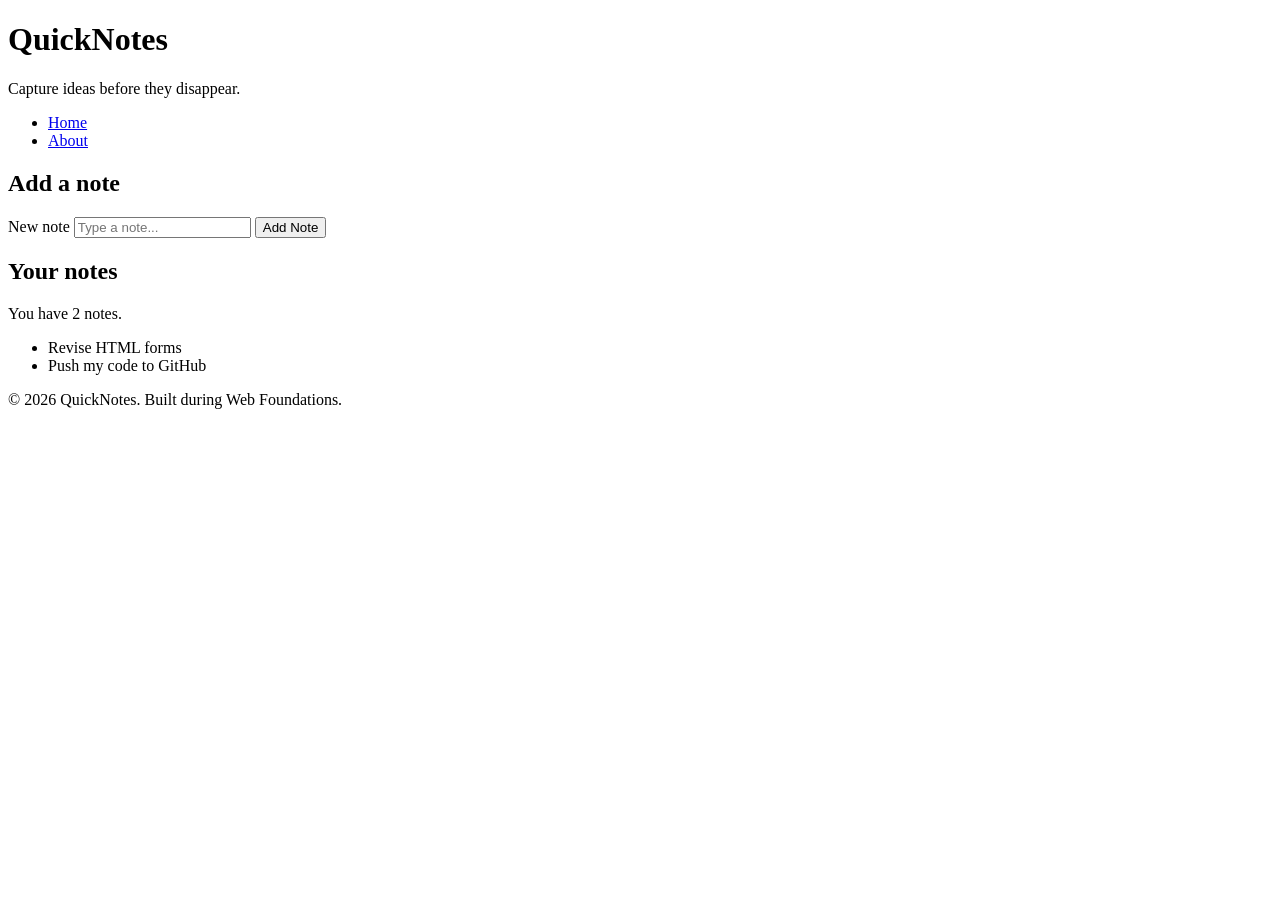
<file: day 1/index.html>
<!DOCTYPE html>
<html lang="en">
  <head>
    <meta charset="UTF-8" />
    <meta name="viewport" content="width=device-width, initial-scale=1.0" />
    <title>QuickNotes</title>
  </head>
  <body>
    <header>
      <h1>QuickNotes</h1>
      <p>Capture ideas before they disappear.</p>
      <nav>
        <ul>
          <li><a href="index.html">Home</a></li>
          <li><a href="about.html">About</a></li>
        </ul>
      </nav>
    </header>
 
    <main>
      <section>
        <h2>Add a note</h2>
        <form id="note-form">
          <label for="note-input">New note</label>
          <input type="text" id="note-input" placeholder="Type a note..." />
          <button type="submit">Add Note</button>
        </form>
      </section>
 
      <section>
        <h2>Your notes</h2>
        <p id="note-count">You have 2 notes.</p>
        <ul id="notes-list">
          <li>Revise HTML forms</li>
          <li>Push my code to GitHub</li>
        </ul>
      </section>
    </main>
 
    <footer>
      <p>&copy; 2026 QuickNotes. Built during Web Foundations.</p>
    </footer>
  </body>
</html>
</file>
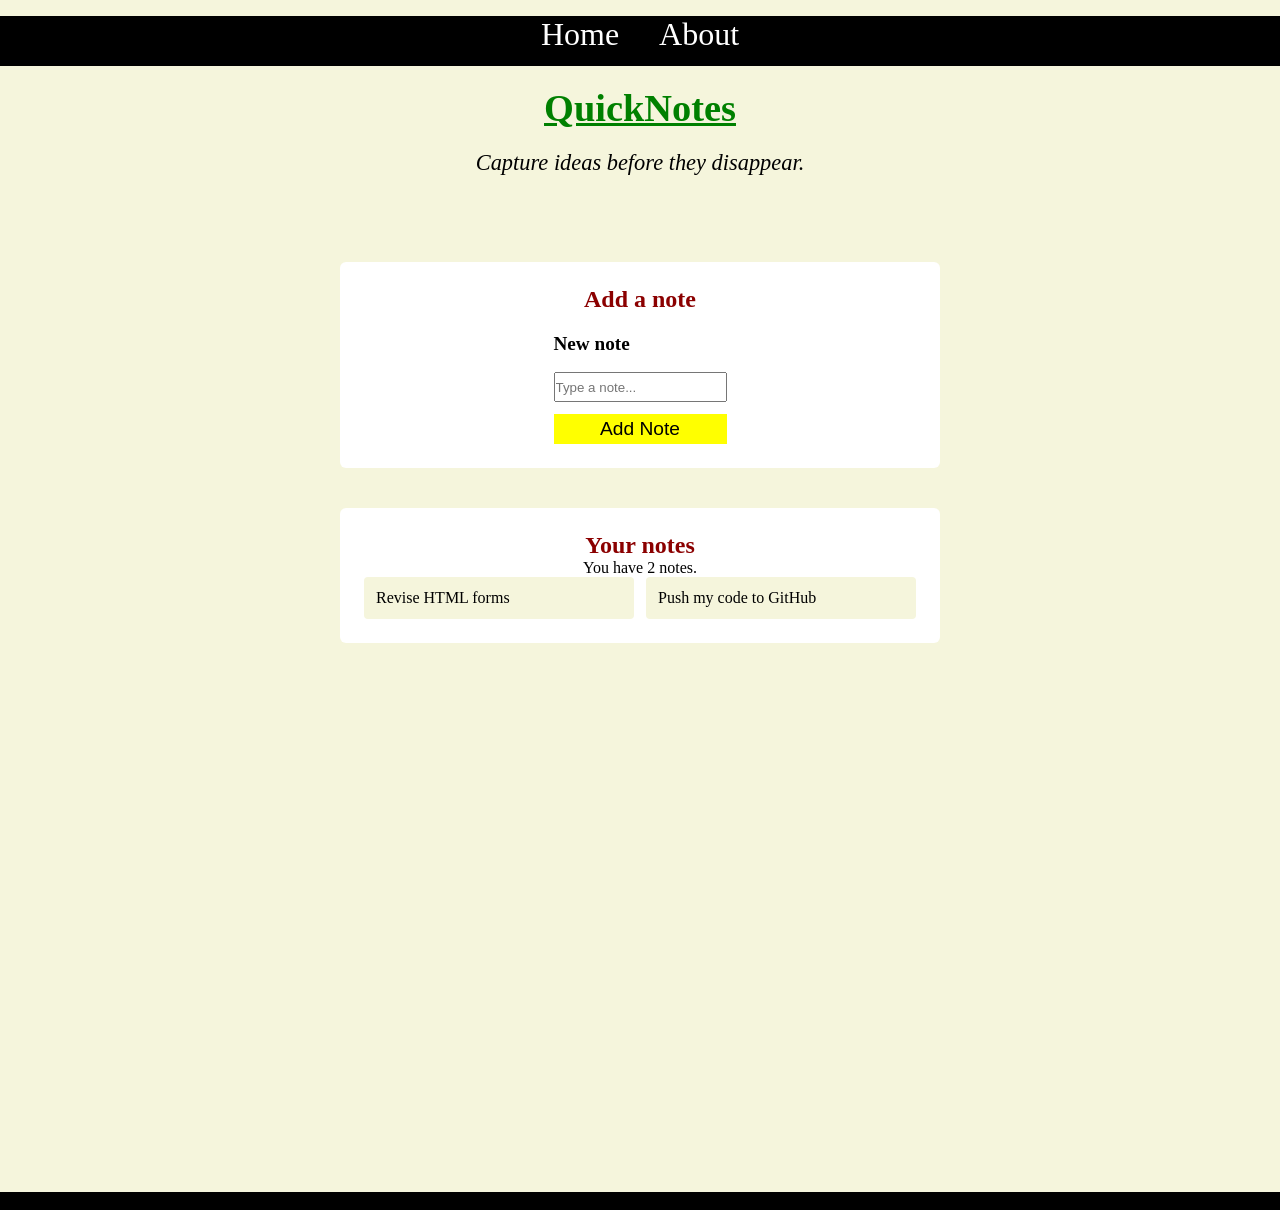
<file: day 2/index.html>
<!DOCTYPE html>
<html lang="en">
  <head>
    <meta charset="UTF-8" />
    <meta name="viewport" content="width=device-width, initial-scale=1.0" />
    <title>QuickNotes</title>
    <link rel="stylesheet" href="style.css"/>
  </head>
  <body>
    <header>
        <nav>
            <ul>
                <li><a href="index.html" class="links">Home</a></li>
                <li><a href="about.html" class="links">About</a></li>
            </ul>
        </nav>
      <h1>QuickNotes</h1>
      <p>Capture ideas before they disappear.</p>
    </header>
 
    <main>
      <section>
        <h2>Add a note</h2>
        <form id="note-form">
          <label for="note-input">New note</label>
          <input type="text" id="note-input" placeholder="Type a note..." />
          <button type="submit">Add Note</button>
        </form>
      </section>
 
      <section>
        <h2>Your notes</h2>
        <p id="note-count">You have 2 notes.</p>
        <ul id="notes-list">
          <li>Revise HTML forms</li>
          <li>Push my code to GitHub</li>
        </ul>
      </section>
    </main>
 
    <footer>
      <p>&copy; 2026 QuickNotes. Built during Web Foundations.</p>
    </footer>
  </body>
</html>
</file>
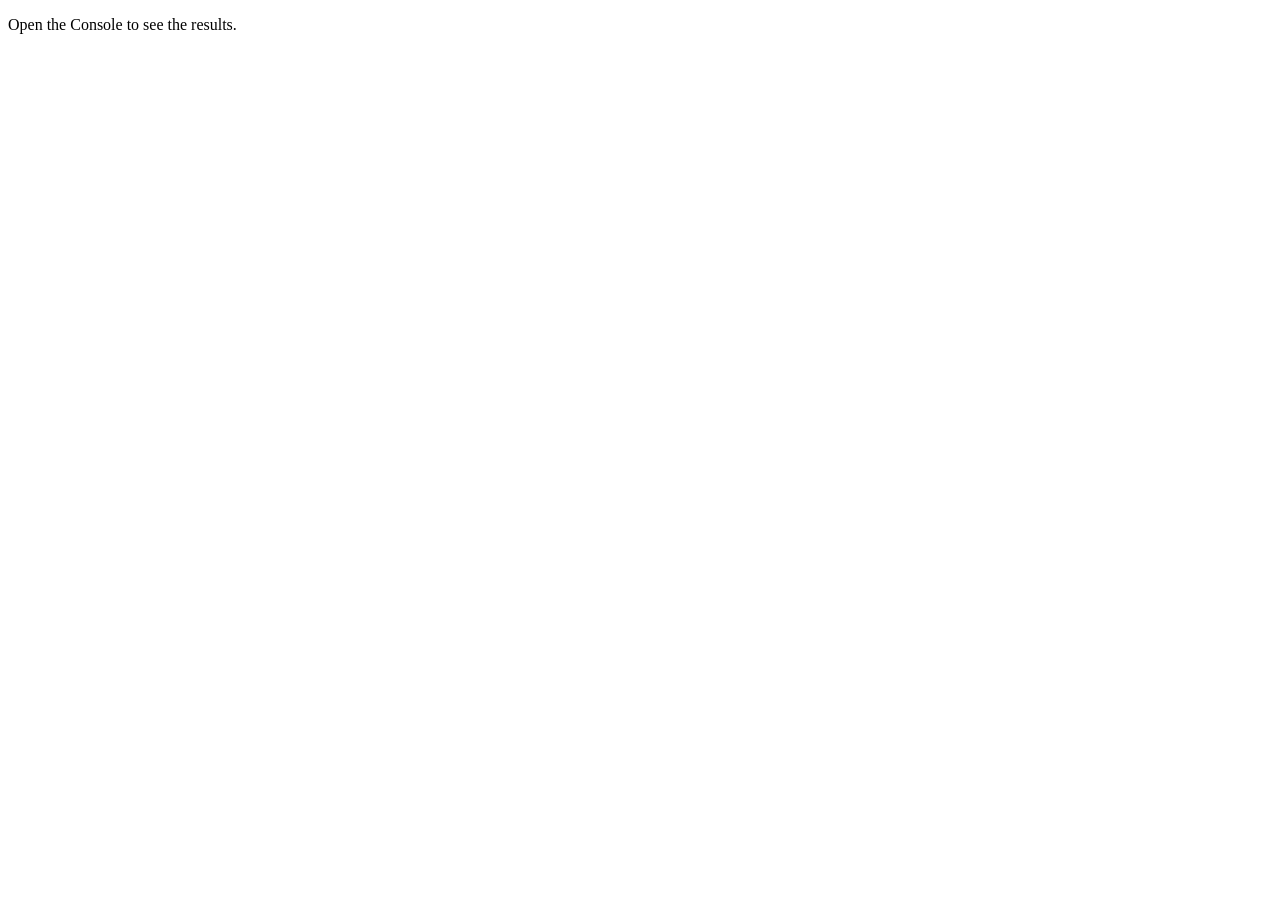
<file: day 3/index.html>
<!DOCTYPE html>
<html lang="en">
  <head>
    <meta charset="UTF-8">
    <meta name="viewport" content="width=device-width, initial-scale=1.0">
    <title>Notes Toolkit</title>
    <script src="script.js" defer></script>
  </head>
  <body>
    <p>Open the Console to see the results.</p>
  </body>
</html>
</file>
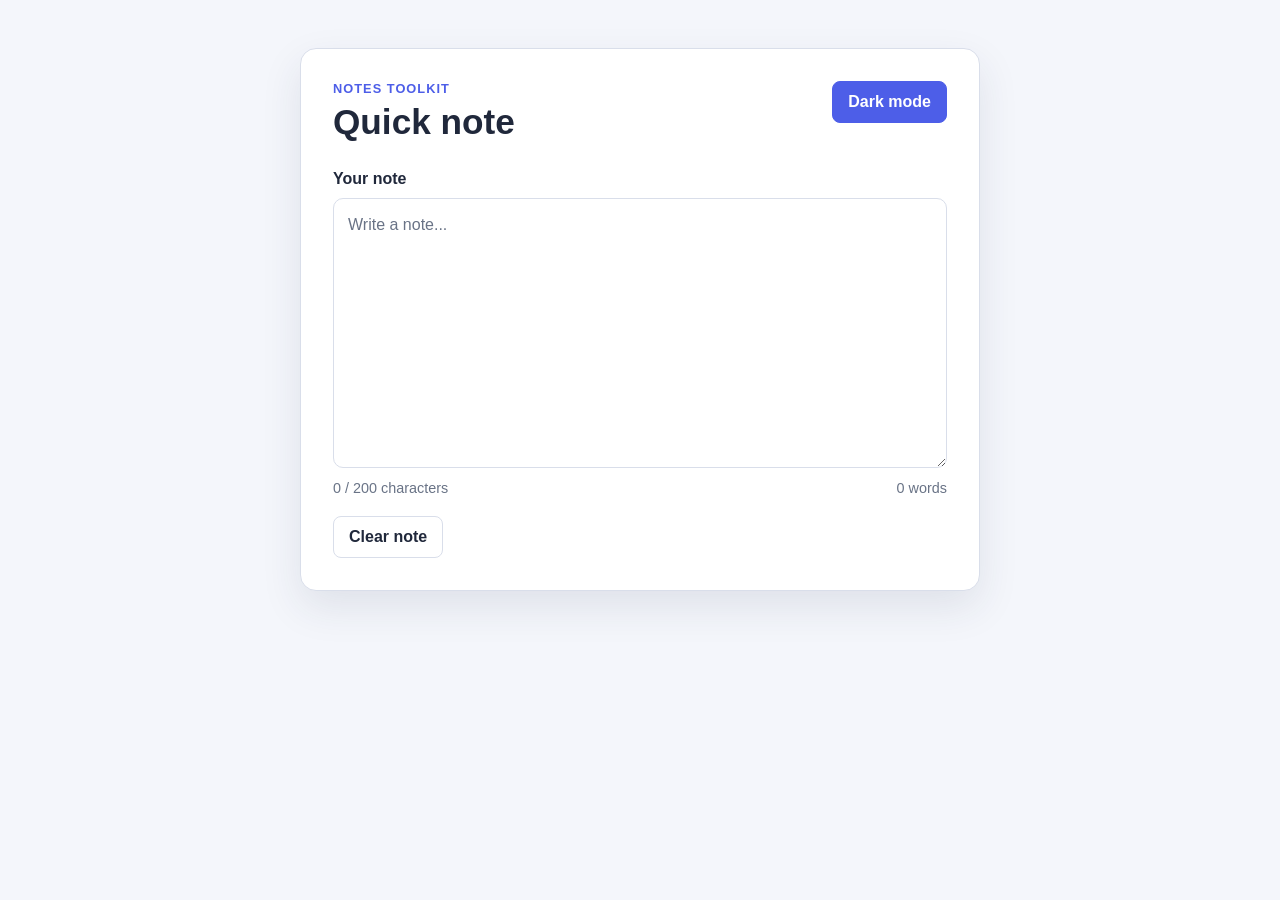
<file: day 4/index.html>
<!DOCTYPE html>
<html lang="en">
  <head>
    <meta charset="UTF-8">
    <meta name="viewport" content="width=device-width, initial-scale=1.0">
    <title>Notes Toolkit</title>
    <link rel="stylesheet" href="style.css">
    <script src="script.js" defer></script>
  </head>
  <body>
    <main class="note-app">
      <header class="app-header">
        <div>
          <p class="eyebrow">Notes Toolkit</p>
          <h1>Quick note</h1>
        </div>
        <button id="theme-toggle" type="button">Dark mode</button>
      </header>

      <label for="note-text">Your note</label>
      <textarea id="note-text" rows="10" placeholder="Write a note..."></textarea>

      <div class="note-meta" aria-live="polite">
        <p id="char-count">0 / 200 characters</p>
        <p id="word-count">0 words</p>
      </div>

      <button id="clear-btn" class="clear-button" type="button">Clear note</button>
    </main>
  </body>
</html>
</file>
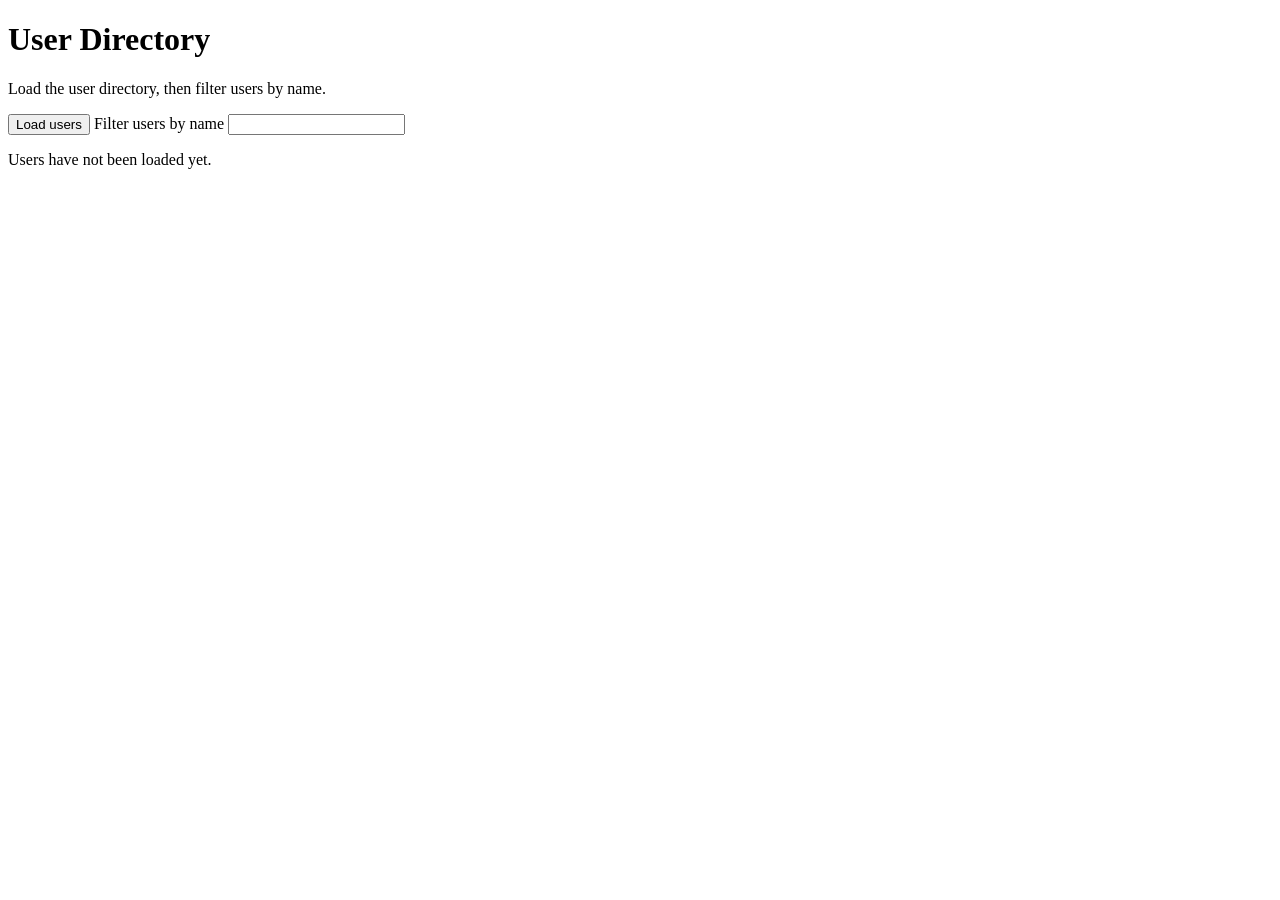
<file: day 5/index.html>
<!DOCTYPE html>
<html lang="en">
  <head>
    <meta charset="UTF-8">
    <meta name="viewport" content="width=device-width, initial-scale=1.0">
    <title>Day 5 - User Directory</title>
    <script src="users.js" defer></script>
  </head>
  <body>
    <main>
      <h1>User Directory</h1>
      <p>Load the user directory, then filter users by name.</p>

      <button id="load-users" type="button">Load users</button>

      <label for="filter-input">Filter users by name</label>
      <input id="filter-input" type="search" autocomplete="off">

      <p id="status" role="status" aria-live="polite">Users have not been loaded yet.</p>
      <ul id="users-list"></ul>
    </main>
  </body>
</html>
</file>
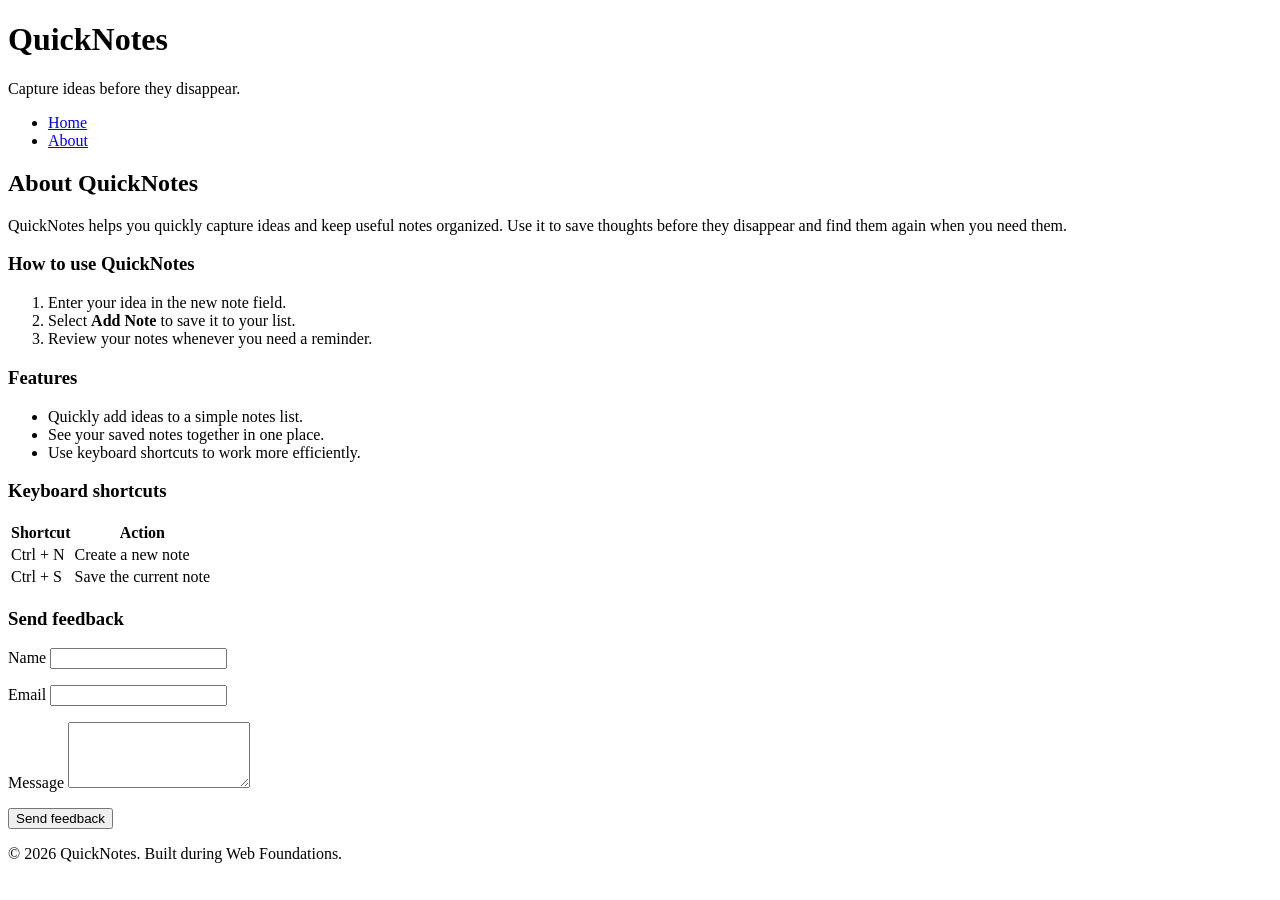
<file: day 1/about.html>
<!DOCTYPE html>
<html lang="en">
<head>
  <meta charset="UTF-8">
  <meta name="viewport" content="width=device-width, initial-scale=1.0">
  <title>About QuickNotes</title>
</head>
<body>
  <header>
    <h1>QuickNotes</h1>
    <p>Capture ideas before they disappear.</p>
    <nav>
      <ul>
        <li><a href="index.html">Home</a></li>
        <li><a href="about.html">About</a></li>
      </ul>
    </nav>
  </header>
  <main>
    <h2>About QuickNotes</h2>
    <p>QuickNotes helps you quickly capture ideas and keep useful notes organized. Use it to save thoughts before they disappear and find them again when you need them.</p>
    <section>
      <h3>How to use QuickNotes</h3>
      <ol>
        <li>Enter your idea in the new note field.</li>
        <li>Select <strong>Add Note</strong> to save it to your list.</li>
        <li>Review your notes whenever you need a reminder.</li>
      </ol>
    </section>
    <section>
      <h3>Features</h3>
      <ul>
        <li>Quickly add ideas to a simple notes list.</li>
        <li>See your saved notes together in one place.</li>
        <li>Use keyboard shortcuts to work more efficiently.</li>
      </ul>
    </section>
    <section>
      <h3>Keyboard shortcuts</h3>
      <table>
        <thead>
          <tr>
            <th scope="col">Shortcut</th>
            <th scope="col">Action</th>
          </tr>
        </thead>
        <tbody>
          <tr>
            <td>Ctrl + N</td>
            <td>Create a new note</td>
          </tr>
          <tr>
            <td>Ctrl + S</td>
            <td>Save the current note</td>
          </tr>
        </tbody>
      </table>
    </section>
    <section>
      <h3>Send feedback</h3>
      <form>
        <p>
          <label for="feedback-name">Name</label>
          <input type="text" id="feedback-name" name="name" required>
        </p>
        <p>
          <label for="feedback-email">Email</label>
          <input type="email" id="feedback-email" name="email" required>
        </p>
        <p>
          <label for="feedback-message">Message</label>
          <textarea id="feedback-message" name="message" rows="4" required></textarea>
        </p>
        <button type="submit">Send feedback</button>
      </form>
    </section>
  </main>
  <footer>
    <p>&copy; 2026 QuickNotes. Built during Web Foundations.</p>
  </footer>
</body>
</html>
</file>
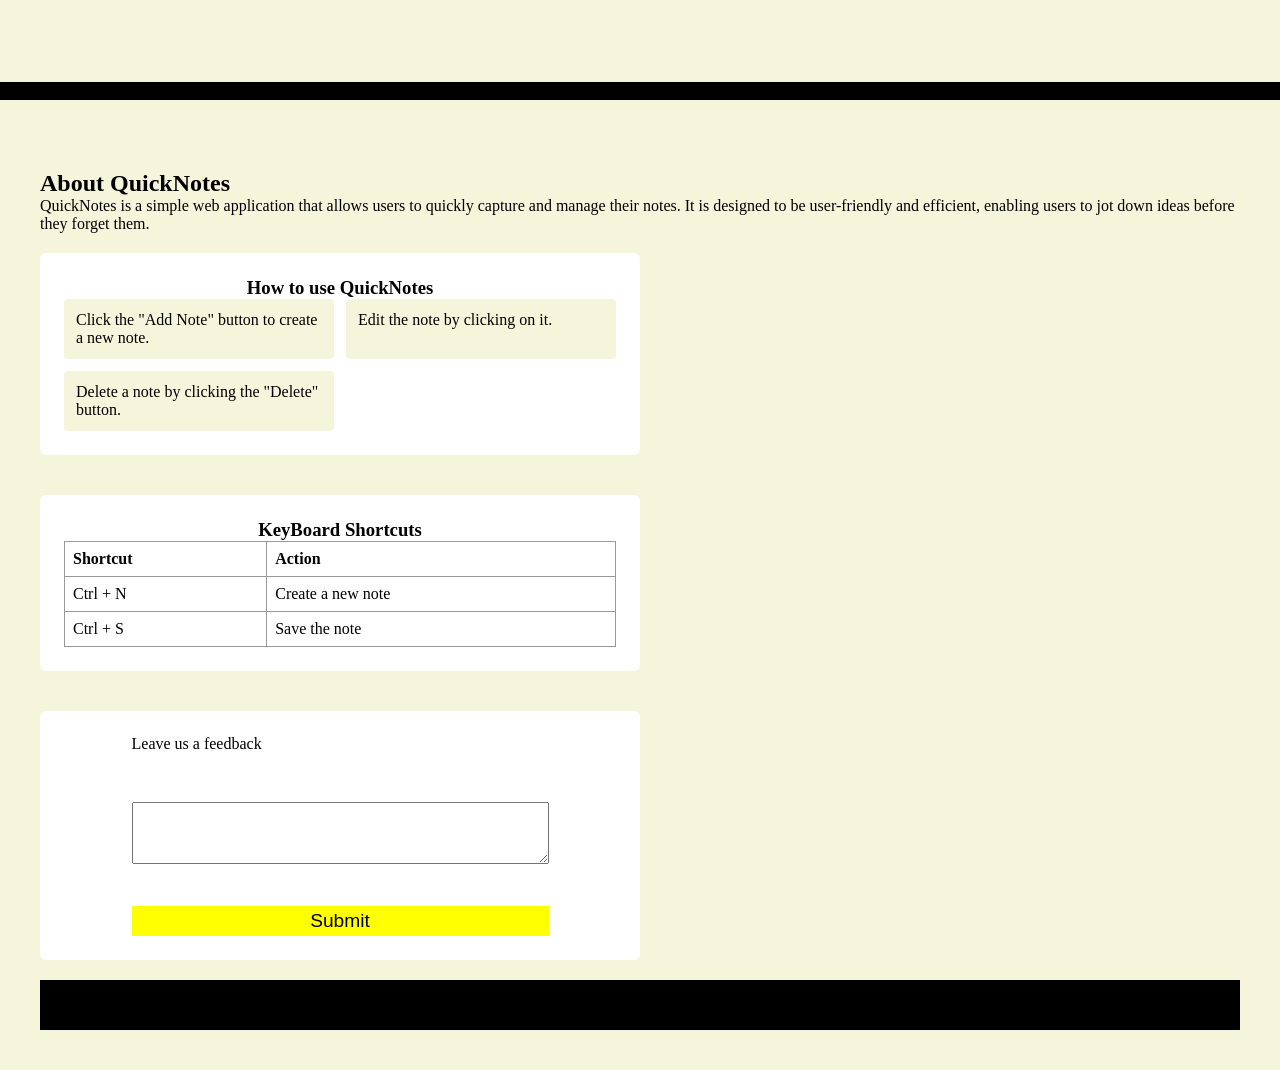
<file: day 2/about.html>
<!DOCTYPE html>
<html lang="en">
<head>
  <meta charset="UTF-8">
  <meta name="viewport" content="width=device-width, initial-scale=1.0">
  <title>About</title>
  <link rel="stylesheet" href="style.css">
</head>
<body>
  <header>

  </header>
  <nav>
    <ul>
        <li>This is the about page</li>
    </ul>
  </nav>
  <main>
    <h2> About QuickNotes</h2>
    <p>QuickNotes is a simple web application that allows users to quickly capture and manage their notes. It is designed to be user-friendly and efficient, enabling users to jot down ideas before they forget them.</p>
    <section>
      <h3>How to use QuickNotes</h3>
      <ul>
        <li>Click the "Add Note" button to create a new note.</li>
        <li>Edit the note by clicking on it.</li>
        <li>Delete a note by clicking the "Delete" button.</li>
      </ul>
    </section>
    <section>
      <h3>KeyBoard Shortcuts</h3>
      <table border="1">
        <tr>
          <th>Shortcut</th>
          <th>Action</th>
        </tr>
        <tr>
          <td>Ctrl + N</td>
          <td>Create a new note</td>
        </tr>
        <tr>
          <td>Ctrl + S</td>
          <td>Save the note</td>
        </tr>
      </table>
    </section>
    <section>
      <form>
        <legend>Leave us a feedback</legend>
        <label for="feedback"></label>
        <textarea id="feedback" name="feedback" rows="4" cols="50"></textarea>
        <br>
        <input type="submit" value="Submit">
      </form>
    </section>
    <footer>
      <p>&copy; 2026 QuickNotes. Built during Web Foundations.</p>
    </footer>
  </main>
</body>
</html>
</file>
<file: day 2/style.css>
* {
    margin: 0;
    padding: 0;
    box-sizing: border-box;
}

body {
    display: flex;
    flex-direction: column;
    justify-content: flex-start;
    align-items: center;
    gap: 50px;
    height: 100vh;
    min-height: 100vh;
    min-width: 100vw;
    background-color: beige;
}

header {
    width: 100vw;
    display: flex;
    flex-direction: column;
    justify-content: center;
    align-items: center;
}

nav {
    background-color: #000000;
    height: 50px;
    width: 100vw;
    margin-bottom: 20px;
}

nav ul {
    list-style: none;
    display: flex;
    justify-content: center;
    align-items: center;
    gap: 40px;
}

nav ul li a {
    color: white;
    text-decoration: none;
    font-size: 200%;
    transition: color 0.2s;
}

nav ul li a:hover {
    color: orange;
}

h1 {
    font-size: 2.4rem;
    color: green;
    text-decoration: underline;
    margin: 0 0 20px 0;
}

header p {
    font-size: 1.4rem;
    font-style: italic;
}

header {
    padding: 16px 12px;
}

main {
    max-width: 1200px;
    margin-left: auto;
    margin-right: auto;
    display: flex;
    flex-direction: column;
    justify-content: flex-start;
    align-items: flex-start;
    min-height: 100%;
}

footer {
    width: 100%;
    height: 50px;
    background-color: #000000;
    display: flex;
    justify-content: center;
    align-items: center;
}

section {
    margin: 20px 0;
    background-color: white;
    border-radius: 6px;
    padding: 24px;
    height: auto;
    width: min(600px, calc(100vw - 32px));
    display: flex;
    flex-direction: column;
    justify-content: center;
    align-items: center;
}

section form {
    display: flex;
    flex-direction: column;
    justify-content: center;
    gap: 12px;
}

#note-input {
    
}

section ul {
    list-style: none;
    width: 100%;
    display: grid;
    grid-template-columns: repeat(auto-fit, minmax(180px, 1fr));
    gap: 12px;
}

section ul li {
    background-color: beige;
    border-radius: 4px;
    padding: 12px;
}

section h2 {
    color: darkred;
}

section form label {
    font-size: 1.2rem;
    font-weight: bold;
    margin-top: 20px;
    margin-bottom: 5px;
}

section form input {
    width: 100%;
    height: 30px;
}

section form textarea {
    width: 100%;
    max-width: 100%;
}

table {
    width: 100%;
    border-collapse: collapse;
}

th,
td {
    border: 1px solid #999;
    padding: 8px;
    text-align: left;
}

section form button {
    height: 30px;
    background-color: yellow;
    font-size: 1.2rem;
    border: none;
    transition: background-color 0.2s;

}

section form button:active {
    background-color: red;
}

section form button:hover {
    background-color: orange;
    cursor: pointer;
}

section form input[type="submit"] {
    background-color: yellow;
    border: none;
    font-size: 1.2rem;
    transition: background-color 0.2s;
}

section form input[type="submit"]:hover {
    background-color: orange;
    cursor: pointer;
}

@media (max-width: 600px) {
    header {
        padding: 8px;
    }

    h1 {
        font-size: 1.8rem;
    }

    nav ul li a {
        font-size: 1.2rem;
    }

    section {
        padding: 16px;
    }
}
</file>
<file: day 4/style.css>
:root {
  color-scheme: light;
  --page-background: #f4f6fb;
  --surface-background: #ffffff;
  --text-color: #20283b;
  --muted-color: #697386;
  --border-color: #d9deea;
  --accent-color: #4d5ee8;
  --accent-hover: #3d4dcc;
  --warning-color: #b45c08;
  --over-color: #c83232;
  --shadow-color: rgb(35 48 80 / 10%);
}

body.dark {
  color-scheme: dark;
  --page-background: #141824;
  --surface-background: #202738;
  --text-color: #eef1fa;
  --muted-color: #aab3c6;
  --border-color: #3b465c;
  --accent-color: #8791ff;
  --accent-hover: #a3aaff;
  --warning-color: #ffbd69;
  --over-color: #ff8181;
  --shadow-color: rgb(0 0 0 / 25%);
}

* {
  box-sizing: border-box;
}

body {
  min-height: 100vh;
  margin: 0;
  padding: 48px 20px;
  background: var(--page-background);
  color: var(--text-color);
  font-family: Arial, sans-serif;
  transition: background-color 180ms ease, color 180ms ease;
}

.note-app {
  width: min(100%, 680px);
  margin: 0 auto;
  padding: 32px;
  border: 1px solid var(--border-color);
  border-radius: 16px;
  background: var(--surface-background);
  box-shadow: 0 16px 40px var(--shadow-color);
}

.app-header {
  display: flex;
  align-items: flex-start;
  justify-content: space-between;
  gap: 20px;
  margin-bottom: 28px;
}

.eyebrow {
  margin: 0 0 6px;
  color: var(--accent-color);
  font-size: 0.8rem;
  font-weight: 700;
  letter-spacing: 0.08em;
  text-transform: uppercase;
}

h1 {
  margin: 0;
  font-size: clamp(1.7rem, 5vw, 2.2rem);
}

label {
  display: block;
  margin-bottom: 10px;
  font-weight: 700;
}

textarea {
  display: block;
  width: 100%;
  min-height: 220px;
  padding: 14px;
  resize: vertical;
  border: 1px solid var(--border-color);
  border-radius: 10px;
  background: var(--surface-background);
  color: var(--text-color);
  font: inherit;
  line-height: 1.5;
}

textarea:focus-visible,
button:focus-visible {
  outline: 3px solid var(--accent-color);
  outline-offset: 3px;
}

textarea::placeholder {
  color: var(--muted-color);
}

.note-meta {
  display: flex;
  justify-content: space-between;
  gap: 16px;
  color: var(--muted-color);
  font-size: 0.9rem;
}

.note-meta p {
  margin: 12px 0 20px;
}

#char-count.warning {
  color: var(--warning-color);
}

#char-count.over {
  color: var(--over-color);
  font-weight: 700;
}

button {
  min-height: 42px;
  padding: 9px 15px;
  border: 1px solid var(--accent-color);
  border-radius: 8px;
  background: var(--accent-color);
  color: #ffffff;
  cursor: pointer;
  font: inherit;
  font-weight: 700;
}

button:hover {
  background: var(--accent-hover);
}

#theme-toggle {
  flex-shrink: 0;
}

.clear-button {
  border-color: var(--border-color);
  background: transparent;
  color: var(--text-color);
}

.clear-button:hover {
  background: var(--page-background);
}

@media (max-width: 480px) {
  body {
    padding: 24px 14px;
  }

  .note-app {
    padding: 22px 18px;
  }

  .app-header {
    flex-wrap: wrap;
  }
}
</file>
